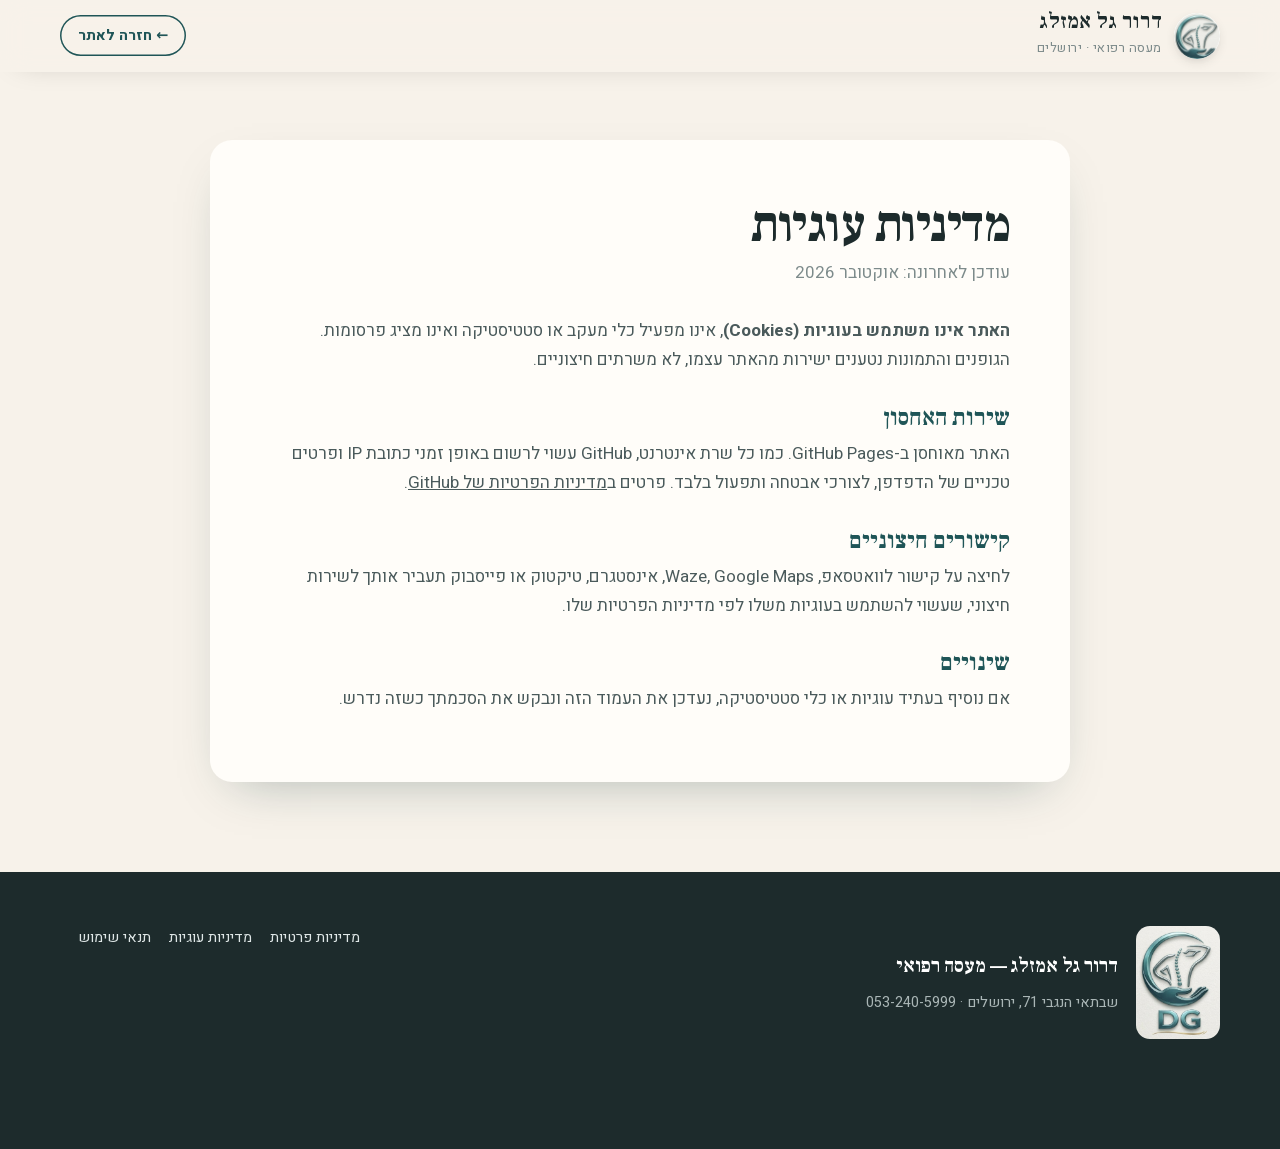
<file: cookies.html>
<!doctype html>
<html lang="he" dir="rtl"><head><meta charset="utf-8"><meta name="viewport" content="width=device-width,initial-scale=1">
<title>מדיניות עוגיות | דרור גל אמזלג — מעסה רפואי</title><meta name="robots" content="index,follow">
<link rel="icon" href="img/favicon.png"><link rel="stylesheet" href="css/fonts.css"><link rel="stylesheet" href="css/style.css"></head>
<body><header class="nav scrolled"><div class="wrap"><a class="brand" href="index.html"><img src="img/favicon.png" alt="" width="46" height="46"><div><b>דרור גל אמזלג</b><span>מעסה רפואי · ירושלים</span></div></a>
<a class="btn btn-ghost" href="index.html" style="padding:10px 18px;font-size:14.5px">← חזרה לאתר</a></div></header>
<main class="legal"><div class="wrap"><article><h1>מדיניות עוגיות</h1><p class="upd">עודכן לאחרונה: אוקטובר 2026</p>

<p><b>האתר אינו משתמש בעוגיות (Cookies)</b>, אינו מפעיל כלי מעקב או סטטיסטיקה ואינו מציג פרסומות. הגופנים והתמונות נטענים ישירות מהאתר עצמו, לא משרתים חיצוניים.</p>
<h2>שירות האחסון</h2>
<p>האתר מאוחסן ב-GitHub Pages. כמו כל שרת אינטרנט, GitHub עשוי לרשום באופן זמני כתובת IP ופרטים טכניים של הדפדפן, לצורכי אבטחה ותפעול בלבד. פרטים ב<a href="https://docs.github.com/en/site-policy/privacy-policies/github-general-privacy-statement" target="_blank" rel="noopener">מדיניות הפרטיות של GitHub</a>.</p>
<h2>קישורים חיצוניים</h2>
<p>לחיצה על קישור לוואטסאפ, Waze, Google Maps, אינסטגרם, טיקטוק או פייסבוק תעביר אותך לשירות חיצוני, שעשוי להשתמש בעוגיות משלו לפי מדיניות הפרטיות שלו.</p>
<h2>שינויים</h2>
<p>אם נוסיף בעתיד עוגיות או כלי סטטיסטיקה, נעדכן את העמוד הזה ונבקש את הסכמתך כשזה נדרש.</p>
</article></div></main>
<footer><div class="wrap"><div style="display:flex;gap:18px;align-items:center"><img src="img/logo-full.jpg" alt="לוגו DG — דרור גל מעסה רפואי" width="84" height="113" style="border-radius:14px;flex:none"><div><b style="color:#fff;font-family:var(--serif);font-size:20px">דרור גל אמזלג — מעסה רפואי</b><p style="margin-top:8px">שבתאי הנגבי 71, ירושלים · 053-240-5999</p></div></div>
<div><a href="privacy.html">מדיניות פרטיות</a><a href="cookies.html">מדיניות עוגיות</a><a href="terms.html">תנאי שימוש</a></div></div></footer></body></html>
</file>
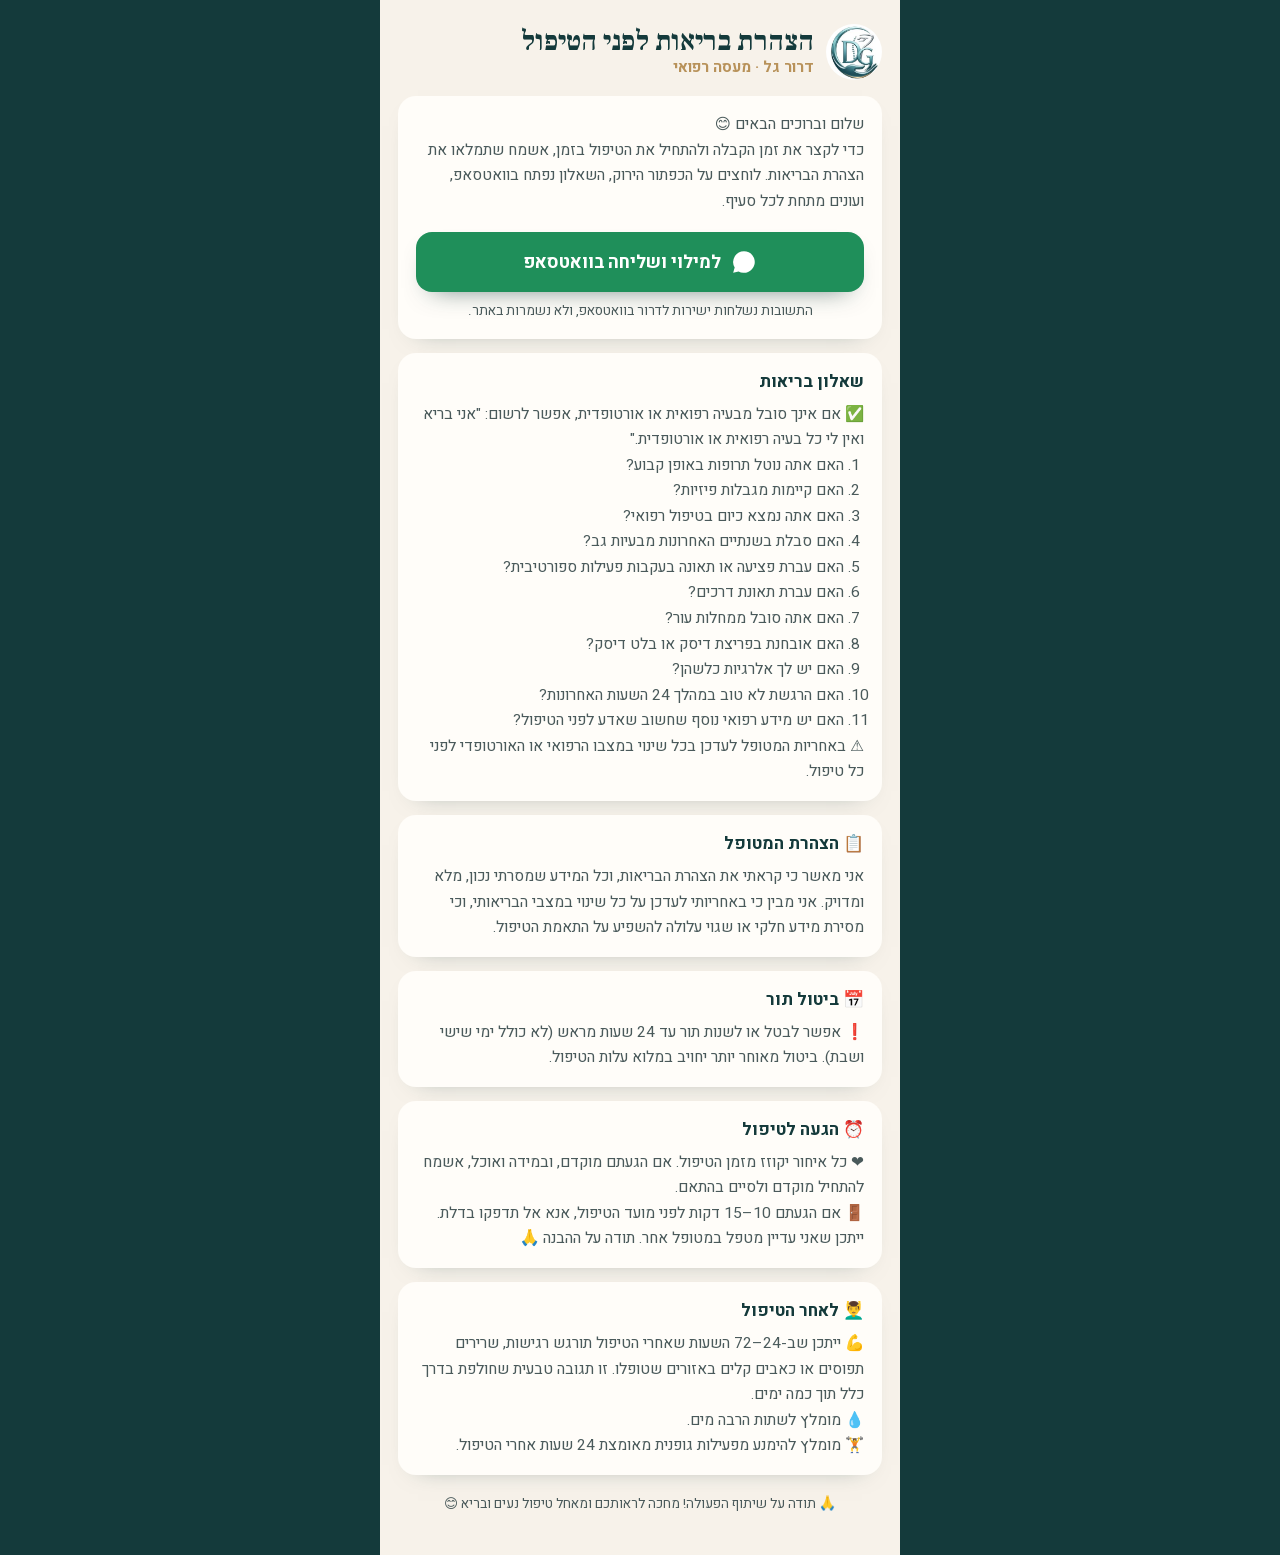
<file: health.html>
<!doctype html>
<html lang="he" dir="rtl"><head>
<meta charset="utf-8">
<meta name="viewport" content="width=device-width,initial-scale=1,viewport-fit=cover">
<title>הצהרת בריאות · דרור גל מעסה רפואי</title>
<meta name="robots" content="noindex">
<meta name="theme-color" content="#143a3b">
<link rel="icon" href="img/card-icon-192.png">
<link rel="stylesheet" href="css/fonts.css">
<style>
:root{--sand:#f7f2ea;--sand2:#efe6d8;--cream:#fffdf9;--ink:#1d2b2c;--ink2:#4a5a5b;--teal:#1f5557;--teald:#143a3b;--gold:#b8925a;--goldl:#d9bd8c}
*{box-sizing:border-box;margin:0;padding:0}
body{font-family:Heebo,system-ui,Arial,sans-serif;background:var(--teald);color:var(--ink);display:flex;justify-content:center;-webkit-font-smoothing:antialiased}
main{width:100%;max-width:520px;background:var(--sand);min-height:100vh;padding:24px 18px 40px}
.head{display:flex;align-items:center;gap:12px;margin-bottom:16px}
.head img{width:56px;height:56px;border-radius:50%;background:#fff;object-fit:cover}
h1{font-family:'Frank Ruhl Libre',serif;font-size:28px;color:var(--teald);line-height:1.1}
.sub{color:var(--gold);font-weight:700;font-size:15px}
.card{background:var(--cream);border-radius:18px;padding:16px 18px;margin-top:14px;box-shadow:0 10px 24px -20px rgba(20,58,59,.5)}
.card h2{font-size:17px;color:var(--teald);margin-bottom:8px}
p,li{font-size:15.5px;line-height:1.65;color:var(--ink2)}
ol{padding-inline-start:20px}
.btn{display:flex;align-items:center;justify-content:center;gap:10px;height:60px;border-radius:16px;text-decoration:none;font-weight:800;font-size:18px;color:#fff;background:#1f8f5a;margin-top:18px;box-shadow:0 12px 26px -16px rgba(20,58,59,.7)}
.btn svg{width:26px;height:26px;fill:#fff}
.note{font-size:13.5px;color:var(--ink2);text-align:center;margin-top:8px}
</style></head><body><main>
<div class="head"><img src="img/logo-dg.jpg" alt=""><div><h1>הצהרת בריאות לפני הטיפול</h1><div class="sub">דרור גל · מעסה רפואי</div></div></div>

<div class="card"><p>שלום וברוכים הבאים 😊<br>כדי לקצר את זמן הקבלה ולהתחיל את הטיפול בזמן, אשמח שתמלאו את הצהרת הבריאות. לוחצים על הכפתור הירוק, השאלון נפתח בוואטסאפ, ועונים מתחת לכל סעיף.</p>
<a class="btn" id="wa" href="#"><svg viewBox="0 0 24 24"><path d="M12 2a10 10 0 0 0-8.6 15.1L2 22l5-1.3A10 10 0 1 0 12 2zm4.5 12.1c-.2-.1-1.5-.7-1.7-.8s-.4-.1-.6.1-.7.8-.8 1-.3.2-.5.1a6.7 6.7 0 0 1-3.3-2.9c-.3-.4.2-.4.7-1.3a.5.5 0 0 0 0-.4l-.8-1.8c-.2-.5-.4-.4-.6-.4h-.5a1 1 0 0 0-.7.3 3 3 0 0 0-.9 2.2 5.2 5.2 0 0 0 1.1 2.7 11.8 11.8 0 0 0 4.5 4c1.7.7 2.3.8 3.2.6a2.7 2.7 0 0 0 1.8-1.2 2.2 2.2 0 0 0 .1-1.2c0-.1-.2-.2-.4-.3z"/></svg>למילוי ושליחה בוואטסאפ</a>
<p class="note">התשובות נשלחות ישירות לדרור בוואטסאפ, ולא נשמרות באתר.</p></div>

<div class="card"><h2>שאלון בריאות</h2>
<p>✅ אם אינך סובל מבעיה רפואית או אורטופדית, אפשר לרשום: "אני בריא ואין לי כל בעיה רפואית או אורטופדית."</p>
<ol>
<li>האם אתה נוטל תרופות באופן קבוע?</li>
<li>האם קיימות מגבלות פיזיות?</li>
<li>האם אתה נמצא כיום בטיפול רפואי?</li>
<li>האם סבלת בשנתיים האחרונות מבעיות גב?</li>
<li>האם עברת פציעה או תאונה בעקבות פעילות ספורטיבית?</li>
<li>האם עברת תאונת דרכים?</li>
<li>האם אתה סובל ממחלות עור?</li>
<li>האם אובחנת בפריצת דיסק או בלט דיסק?</li>
<li>האם יש לך אלרגיות כלשהן?</li>
<li>האם הרגשת לא טוב במהלך 24 השעות האחרונות?</li>
<li>האם יש מידע רפואי נוסף שחשוב שאדע לפני הטיפול?</li>
</ol>
<p>⚠️ באחריות המטופל לעדכן בכל שינוי במצבו הרפואי או האורטופדי לפני כל טיפול.</p></div>

<div class="card"><h2>📋 הצהרת המטופל</h2><p>אני מאשר כי קראתי את הצהרת הבריאות, וכל המידע שמסרתי נכון, מלא ומדויק. אני מבין כי באחריותי לעדכן על כל שינוי במצבי הבריאותי, וכי מסירת מידע חלקי או שגוי עלולה להשפיע על התאמת הטיפול.</p></div>

<div class="card"><h2>📅 ביטול תור</h2><p>❗ אפשר לבטל או לשנות תור עד 24 שעות מראש (לא כולל ימי שישי ושבת). ביטול מאוחר יותר יחויב במלוא עלות הטיפול.</p></div>

<div class="card"><h2>⏰ הגעה לטיפול</h2><p>❤️ כל איחור יקוזז מזמן הטיפול. אם הגעתם מוקדם, ובמידה ואוכל, אשמח להתחיל מוקדם ולסיים בהתאם.<br>🚪 אם הגעתם 10–15 דקות לפני מועד הטיפול, אנא אל תדפקו בדלת. ייתכן שאני עדיין מטפל במטופל אחר. תודה על ההבנה 🙏</p></div>

<div class="card"><h2>💆‍♂️ לאחר הטיפול</h2><p>💪 ייתכן שב-24–72 השעות שאחרי הטיפול תורגש רגישות, שרירים תפוסים או כאבים קלים באזורים שטופלו. זו תגובה טבעית שחולפת בדרך כלל תוך כמה ימים.<br>💧 מומלץ לשתות הרבה מים.<br>🏋️ מומלץ להימנע מפעילות גופנית מאומצת 24 שעות אחרי הטיפול.</p></div>

<p class="note" style="margin-top:18px">🙏 תודה על שיתוף הפעולה! מחכה לראותכם ומאחל טיפול נעים ובריא 😊</p>
</main>
<script>
(function(){
 var t=["📝 הצהרת בריאות לפני הטיפול","","👤 שם מלא:","▪️ מספר תעודת זהות:","",
 "1️⃣ נוטל תרופות באופן קבוע? (כן/לא)","2️⃣ מגבלות פיזיות? (כן/לא)","3️⃣ בטיפול רפואי כיום? (כן/לא)",
 "4️⃣ בעיות גב בשנתיים האחרונות? (כן/לא)","5️⃣ פציעה או תאונה בספורט? (כן/לא)","6️⃣ תאונת דרכים? (כן/לא)",
 "7️⃣ מחלות עור? (כן/לא)","8️⃣ פריצת דיסק או בלט דיסק? (כן/לא)","9️⃣ אלרגיות? (כן/לא)",
 "🔟 הרגשת לא טוב ב-24 השעות האחרונות? (כן/לא)","1️⃣1️⃣ מידע רפואי נוסף שחשוב לדעת:","",
 "✅ אני מאשר שכל המידע שמסרתי נכון, מלא ומדויק, ושבאחריותי לעדכן על כל שינוי."].join("\n");
 document.getElementById("wa").href="https://wa.me/972532405999?text="+encodeURIComponent(t);
})();
</script>
</body></html>
</file>
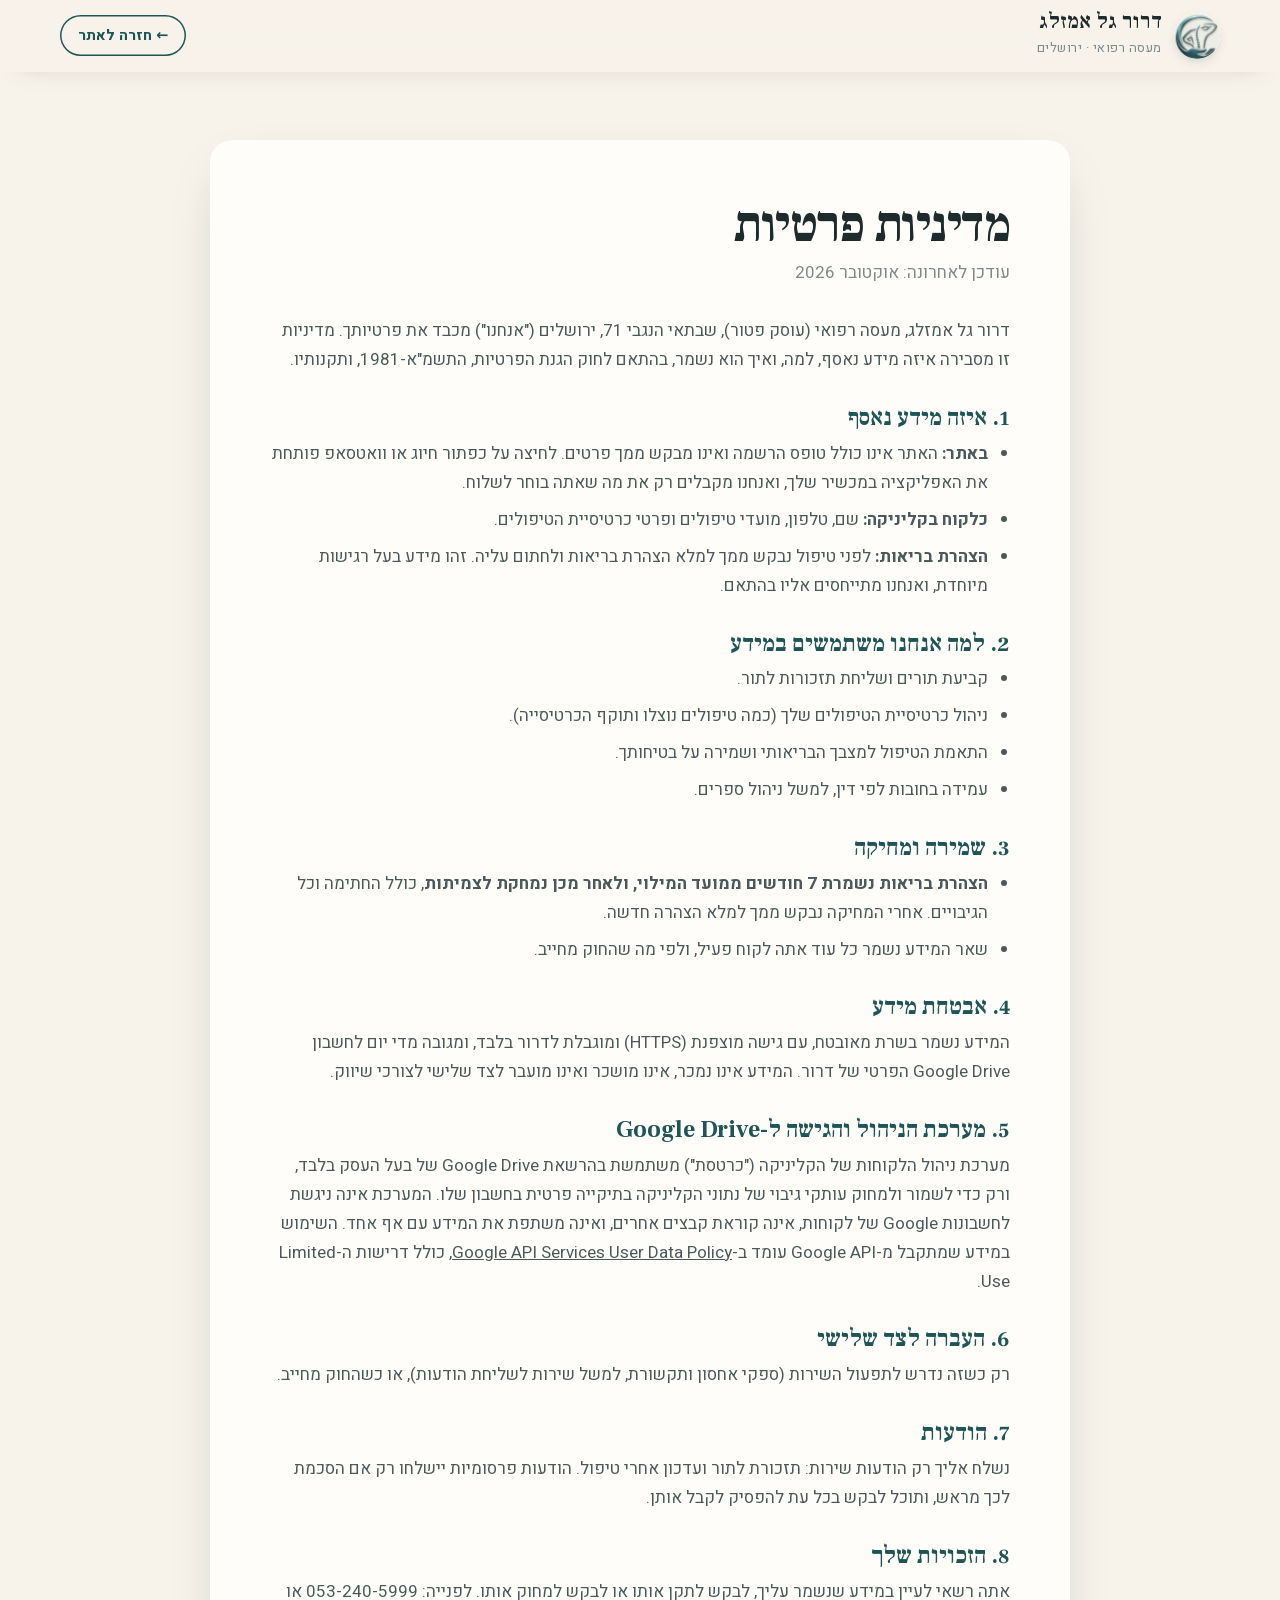
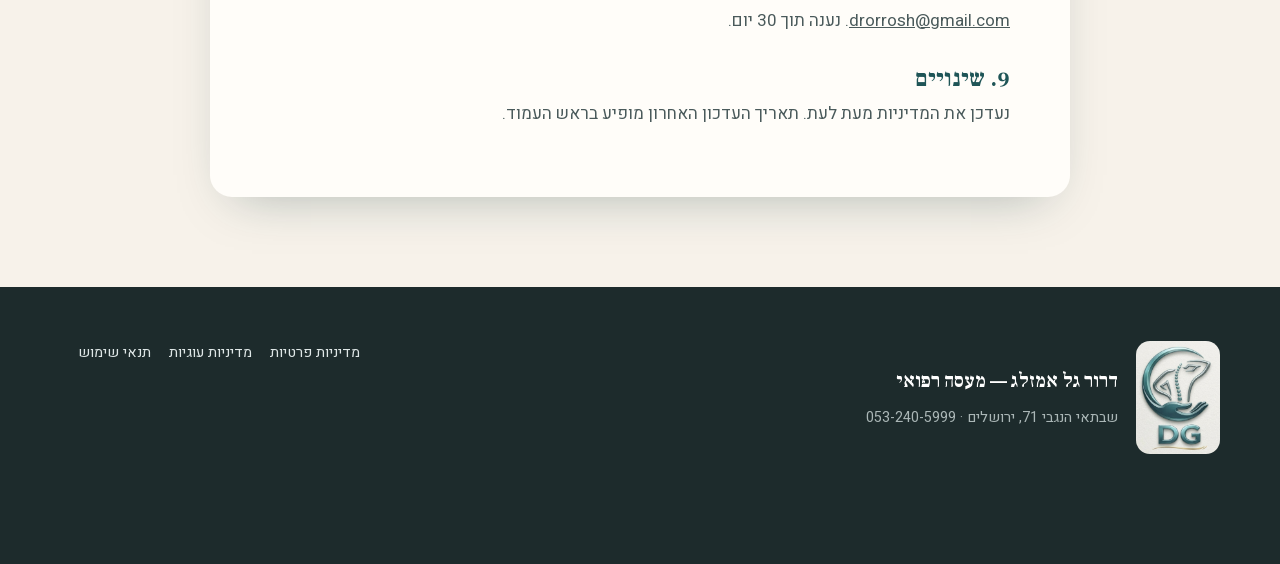
<file: privacy.html>
<!doctype html>
<html lang="he" dir="rtl"><head><meta charset="utf-8"><meta name="viewport" content="width=device-width,initial-scale=1">
<title>מדיניות פרטיות | דרור גל אמזלג — מעסה רפואי</title><meta name="robots" content="index,follow">
<link rel="icon" href="img/favicon.png"><link rel="stylesheet" href="css/fonts.css"><link rel="stylesheet" href="css/style.css"></head>
<body><header class="nav scrolled"><div class="wrap"><a class="brand" href="index.html"><img src="img/favicon.png" alt="" width="46" height="46"><div><b>דרור גל אמזלג</b><span>מעסה רפואי · ירושלים</span></div></a>
<a class="btn btn-ghost" href="index.html" style="padding:10px 18px;font-size:14.5px">← חזרה לאתר</a></div></header>
<main class="legal"><div class="wrap"><article><h1>מדיניות פרטיות</h1><p class="upd">עודכן לאחרונה: אוקטובר 2026</p>

<p>דרור גל אמזלג, מעסה רפואי (עוסק פטור), שבתאי הנגבי 71, ירושלים ("אנחנו") מכבד את פרטיותך. מדיניות זו מסבירה איזה מידע נאסף, למה, ואיך הוא נשמר, בהתאם לחוק הגנת הפרטיות, התשמ"א-1981, ותקנותיו.</p>
<h2>1. איזה מידע נאסף</h2>
<ul><li><b>באתר:</b> האתר אינו כולל טופס הרשמה ואינו מבקש ממך פרטים. לחיצה על כפתור חיוג או וואטסאפ פותחת את האפליקציה במכשיר שלך, ואנחנו מקבלים רק את מה שאתה בוחר לשלוח.</li>
<li><b>כלקוח בקליניקה:</b> שם, טלפון, מועדי טיפולים ופרטי כרטיסיית הטיפולים.</li>
<li><b>הצהרת בריאות:</b> לפני טיפול נבקש ממך למלא הצהרת בריאות ולחתום עליה. זהו מידע בעל רגישות מיוחדת, ואנחנו מתייחסים אליו בהתאם.</li></ul>
<h2>2. למה אנחנו משתמשים במידע</h2>
<ul><li>קביעת תורים ושליחת תזכורות לתור.</li><li>ניהול כרטיסיית הטיפולים שלך (כמה טיפולים נוצלו ותוקף הכרטיסייה).</li><li>התאמת הטיפול למצבך הבריאותי ושמירה על בטיחותך.</li><li>עמידה בחובות לפי דין, למשל ניהול ספרים.</li></ul>
<h2>3. שמירה ומחיקה</h2>
<ul><li><b>הצהרת בריאות נשמרת 7 חודשים ממועד המילוי, ולאחר מכן נמחקת לצמיתות</b>, כולל החתימה וכל הגיבויים. אחרי המחיקה נבקש ממך למלא הצהרה חדשה.</li>
<li>שאר המידע נשמר כל עוד אתה לקוח פעיל, ולפי מה שהחוק מחייב.</li></ul>
<h2>4. אבטחת מידע</h2>
<p>המידע נשמר בשרת מאובטח, עם גישה מוצפנת (HTTPS) ומוגבלת לדרור בלבד, ומגובה מדי יום לחשבון Google Drive הפרטי של דרור. המידע אינו נמכר, אינו מושכר ואינו מועבר לצד שלישי לצורכי שיווק.</p>
<h2>5. מערכת הניהול והגישה ל-Google Drive</h2>
<p>מערכת ניהול הלקוחות של הקליניקה ("כרטסת") משתמשת בהרשאת Google Drive של בעל העסק בלבד, ורק כדי לשמור ולמחוק עותקי גיבוי של נתוני הקליניקה בתיקייה פרטית בחשבון שלו. המערכת אינה ניגשת לחשבונות Google של לקוחות, אינה קוראת קבצים אחרים, ואינה משתפת את המידע עם אף אחד. השימוש במידע שמתקבל מ-Google API עומד ב-<a href="https://developers.google.com/terms/api-services-user-data-policy" target="_blank" rel="noopener">Google API Services User Data Policy</a>, כולל דרישות ה-Limited Use.</p>
<h2>6. העברה לצד שלישי</h2>
<p>רק כשזה נדרש לתפעול השירות (ספקי אחסון ותקשורת, למשל שירות לשליחת הודעות), או כשהחוק מחייב.</p>
<h2>7. הודעות</h2>
<p>נשלח אליך רק הודעות שירות: תזכורת לתור ועדכון אחרי טיפול. הודעות פרסומיות יישלחו רק אם הסכמת לכך מראש, ותוכל לבקש בכל עת להפסיק לקבל אותן.</p>
<h2>8. הזכויות שלך</h2>
<p>אתה רשאי לעיין במידע שנשמר עליך, לבקש לתקן אותו או לבקש למחוק אותו. לפנייה: 053-240-5999 או <a href="mailto:drorrosh@gmail.com">drorrosh@gmail.com</a>. נענה תוך 30 יום.</p>
<h2>9. שינויים</h2>
<p>נעדכן את המדיניות מעת לעת. תאריך העדכון האחרון מופיע בראש העמוד.</p>
</article></div></main>
<footer><div class="wrap"><div style="display:flex;gap:18px;align-items:center"><img src="img/logo-full.jpg" alt="לוגו DG — דרור גל מעסה רפואי" width="84" height="113" style="border-radius:14px;flex:none"><div><b style="color:#fff;font-family:var(--serif);font-size:20px">דרור גל אמזלג — מעסה רפואי</b><p style="margin-top:8px">שבתאי הנגבי 71, ירושלים · 053-240-5999</p></div></div>
<div><a href="privacy.html">מדיניות פרטיות</a><a href="cookies.html">מדיניות עוגיות</a><a href="terms.html">תנאי שימוש</a></div></div></footer></body></html>
</file>
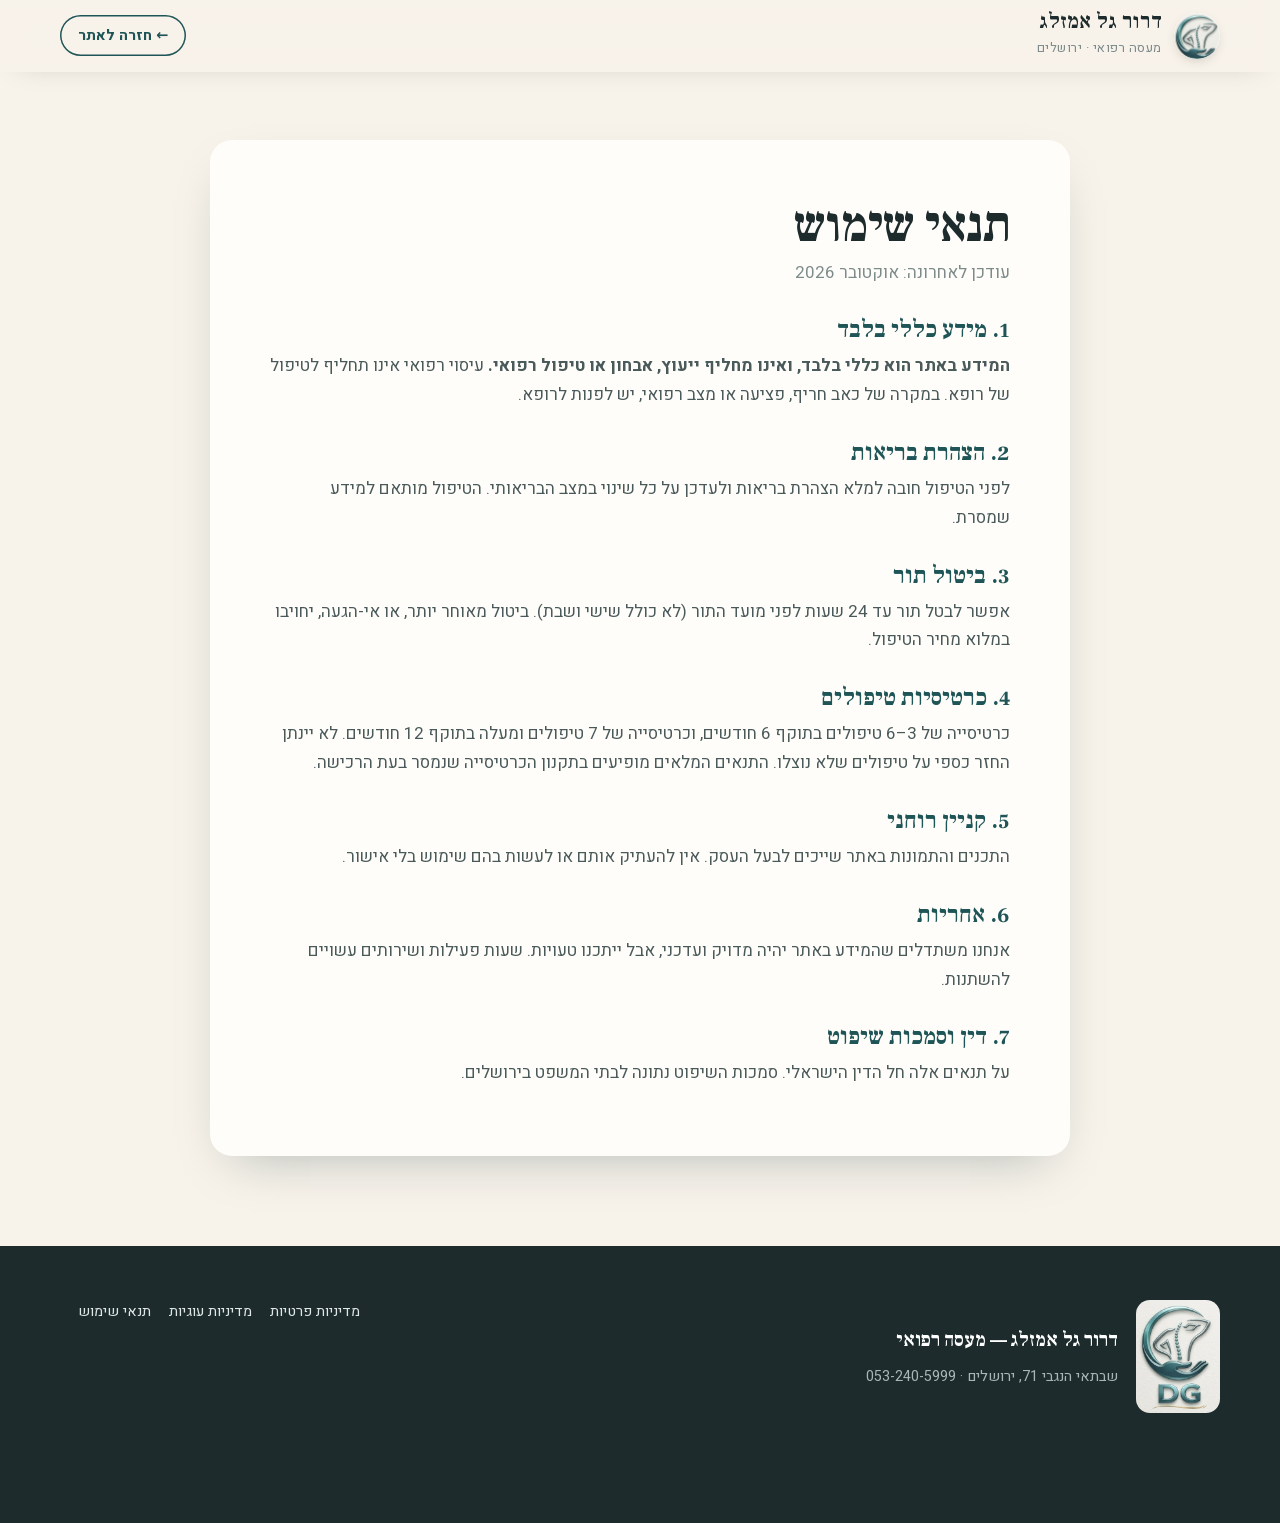
<file: terms.html>
<!doctype html>
<html lang="he" dir="rtl"><head><meta charset="utf-8"><meta name="viewport" content="width=device-width,initial-scale=1">
<title>תנאי שימוש | דרור גל אמזלג — מעסה רפואי</title><meta name="robots" content="index,follow">
<link rel="icon" href="img/favicon.png"><link rel="stylesheet" href="css/fonts.css"><link rel="stylesheet" href="css/style.css"></head>
<body><header class="nav scrolled"><div class="wrap"><a class="brand" href="index.html"><img src="img/favicon.png" alt="" width="46" height="46"><div><b>דרור גל אמזלג</b><span>מעסה רפואי · ירושלים</span></div></a>
<a class="btn btn-ghost" href="index.html" style="padding:10px 18px;font-size:14.5px">← חזרה לאתר</a></div></header>
<main class="legal"><div class="wrap"><article><h1>תנאי שימוש</h1><p class="upd">עודכן לאחרונה: אוקטובר 2026</p>

<h2>1. מידע כללי בלבד</h2>
<p><b>המידע באתר הוא כללי בלבד, ואינו מחליף ייעוץ, אבחון או טיפול רפואי.</b> עיסוי רפואי אינו תחליף לטיפול של רופא. במקרה של כאב חריף, פציעה או מצב רפואי, יש לפנות לרופא.</p>
<h2>2. הצהרת בריאות</h2>
<p>לפני הטיפול חובה למלא הצהרת בריאות ולעדכן על כל שינוי במצב הבריאותי. הטיפול מותאם למידע שמסרת.</p>
<h2>3. ביטול תור</h2>
<p>אפשר לבטל תור עד 24 שעות לפני מועד התור (לא כולל שישי ושבת). ביטול מאוחר יותר, או אי-הגעה, יחויבו במלוא מחיר הטיפול.</p>
<h2>4. כרטיסיות טיפולים</h2>
<p>כרטיסייה של 3–6 טיפולים בתוקף 6 חודשים, וכרטיסייה של 7 טיפולים ומעלה בתוקף 12 חודשים. לא יינתן החזר כספי על טיפולים שלא נוצלו. התנאים המלאים מופיעים בתקנון הכרטיסייה שנמסר בעת הרכישה.</p>
<h2>5. קניין רוחני</h2>
<p>התכנים והתמונות באתר שייכים לבעל העסק. אין להעתיק אותם או לעשות בהם שימוש בלי אישור.</p>
<h2>6. אחריות</h2>
<p>אנחנו משתדלים שהמידע באתר יהיה מדויק ועדכני, אבל ייתכנו טעויות. שעות פעילות ושירותים עשויים להשתנות.</p>
<h2>7. דין וסמכות שיפוט</h2>
<p>על תנאים אלה חל הדין הישראלי. סמכות השיפוט נתונה לבתי המשפט בירושלים.</p>
</article></div></main>
<footer><div class="wrap"><div style="display:flex;gap:18px;align-items:center"><img src="img/logo-full.jpg" alt="לוגו DG — דרור גל מעסה רפואי" width="84" height="113" style="border-radius:14px;flex:none"><div><b style="color:#fff;font-family:var(--serif);font-size:20px">דרור גל אמזלג — מעסה רפואי</b><p style="margin-top:8px">שבתאי הנגבי 71, ירושלים · 053-240-5999</p></div></div>
<div><a href="privacy.html">מדיניות פרטיות</a><a href="cookies.html">מדיניות עוגיות</a><a href="terms.html">תנאי שימוש</a></div></div></footer></body></html>
</file>
<file: css/fonts.css>
@font-face{font-family:'Frank Ruhl Libre';font-style:normal;font-weight:500;font-display:swap;src:url(../fonts/FrankRuhlLibre-500-hebrew.woff2) format('woff2');unicode-range:U+0307-0308, U+0590-05FF, U+200C-2010, U+20AA, U+25CC, U+FB1D-FB4F;}
@font-face{font-family:'Frank Ruhl Libre';font-style:normal;font-weight:500;font-display:swap;src:url(../fonts/FrankRuhlLibre-500-latin.woff2) format('woff2');unicode-range:U+0000-00FF, U+0131, U+0152-0153, U+02BB-02BC, U+02C6, U+02DA, U+02DC, U+0304, U+0308, U+0329, U+2000-206F, U+20AC, U+2122, U+2191, U+2193, U+2212, U+2215, U+FEFF, U+FFFD;}
@font-face{font-family:'Frank Ruhl Libre';font-style:normal;font-weight:700;font-display:swap;src:url(../fonts/FrankRuhlLibre-700-hebrew.woff2) format('woff2');unicode-range:U+0307-0308, U+0590-05FF, U+200C-2010, U+20AA, U+25CC, U+FB1D-FB4F;}
@font-face{font-family:'Frank Ruhl Libre';font-style:normal;font-weight:700;font-display:swap;src:url(../fonts/FrankRuhlLibre-700-latin.woff2) format('woff2');unicode-range:U+0000-00FF, U+0131, U+0152-0153, U+02BB-02BC, U+02C6, U+02DA, U+02DC, U+0304, U+0308, U+0329, U+2000-206F, U+20AC, U+2122, U+2191, U+2193, U+2212, U+2215, U+FEFF, U+FFFD;}
@font-face{font-family:'Heebo';font-style:normal;font-weight:300;font-display:swap;src:url(../fonts/Heebo-300-hebrew.woff2) format('woff2');unicode-range:U+0307-0308, U+0590-05FF, U+200C-2010, U+20AA, U+25CC, U+FB1D-FB4F;}
@font-face{font-family:'Heebo';font-style:normal;font-weight:300;font-display:swap;src:url(../fonts/Heebo-300-latin.woff2) format('woff2');unicode-range:U+0000-00FF, U+0131, U+0152-0153, U+02BB-02BC, U+02C6, U+02DA, U+02DC, U+0304, U+0308, U+0329, U+2000-206F, U+20AC, U+2122, U+2191, U+2193, U+2212, U+2215, U+FEFF, U+FFFD;}
@font-face{font-family:'Heebo';font-style:normal;font-weight:400;font-display:swap;src:url(../fonts/Heebo-400-hebrew.woff2) format('woff2');unicode-range:U+0307-0308, U+0590-05FF, U+200C-2010, U+20AA, U+25CC, U+FB1D-FB4F;}
@font-face{font-family:'Heebo';font-style:normal;font-weight:400;font-display:swap;src:url(../fonts/Heebo-400-latin.woff2) format('woff2');unicode-range:U+0000-00FF, U+0131, U+0152-0153, U+02BB-02BC, U+02C6, U+02DA, U+02DC, U+0304, U+0308, U+0329, U+2000-206F, U+20AC, U+2122, U+2191, U+2193, U+2212, U+2215, U+FEFF, U+FFFD;}
@font-face{font-family:'Heebo';font-style:normal;font-weight:500;font-display:swap;src:url(../fonts/Heebo-500-hebrew.woff2) format('woff2');unicode-range:U+0307-0308, U+0590-05FF, U+200C-2010, U+20AA, U+25CC, U+FB1D-FB4F;}
@font-face{font-family:'Heebo';font-style:normal;font-weight:500;font-display:swap;src:url(../fonts/Heebo-500-latin.woff2) format('woff2');unicode-range:U+0000-00FF, U+0131, U+0152-0153, U+02BB-02BC, U+02C6, U+02DA, U+02DC, U+0304, U+0308, U+0329, U+2000-206F, U+20AC, U+2122, U+2191, U+2193, U+2212, U+2215, U+FEFF, U+FFFD;}
@font-face{font-family:'Heebo';font-style:normal;font-weight:700;font-display:swap;src:url(../fonts/Heebo-700-hebrew.woff2) format('woff2');unicode-range:U+0307-0308, U+0590-05FF, U+200C-2010, U+20AA, U+25CC, U+FB1D-FB4F;}
@font-face{font-family:'Heebo';font-style:normal;font-weight:700;font-display:swap;src:url(../fonts/Heebo-700-latin.woff2) format('woff2');unicode-range:U+0000-00FF, U+0131, U+0152-0153, U+02BB-02BC, U+02C6, U+02DA, U+02DC, U+0304, U+0308, U+0329, U+2000-206F, U+20AC, U+2122, U+2191, U+2193, U+2212, U+2215, U+FEFF, U+FFFD;}
</file>
<file: css/style.css>
:root{
  --sand:#f7f2ea; --sand-2:#efe6d8; --cream:#fffdf9;
  --ink:#1d2b2c; --ink-2:#4a5a5b; --muted:#7d8b8b;
  --teal:#1f5557; --teal-d:#143a3b; --teal-l:#2f7a7c;
  --gold:#b8925a; --gold-l:#d9bd8c;
  --radius:22px; --shadow:0 20px 50px -24px rgba(20,58,59,.35);
  --serif:'Frank Ruhl Libre',Georgia,serif; --sans:'Heebo',system-ui,-apple-system,'Segoe UI',Arial,sans-serif;
}
*{box-sizing:border-box;margin:0;padding:0}
html{scroll-behavior:smooth;scroll-padding-top:84px}
body{font-family:var(--sans);color:var(--ink);background:var(--sand);line-height:1.7;font-size:17px;-webkit-font-smoothing:antialiased;overflow-x:hidden}
img{max-width:100%;display:block}
a{color:inherit}
.wrap{width:min(1160px,100% - 40px);margin-inline:auto}
:focus-visible{outline:3px solid var(--gold);outline-offset:3px;border-radius:6px}
.skip{position:absolute;inset-inline-start:-999px;top:8px;background:var(--teal);color:#fff;padding:8px 14px;border-radius:8px;z-index:100}
.skip:focus{inset-inline-start:12px}

/* ---------- header ---------- */
.nav{position:fixed;inset:0 0 auto;z-index:50;transition:background .35s,box-shadow .35s,padding .35s;padding:18px 0}
.nav.scrolled{background:rgba(247,242,234,.88);backdrop-filter:blur(14px);-webkit-backdrop-filter:blur(14px);box-shadow:0 8px 30px -20px rgba(0,0,0,.25);padding:10px 0}
.nav .wrap{display:flex;align-items:center;justify-content:space-between;gap:16px}
.brand{display:flex;align-items:center;gap:12px;text-decoration:none}
.brand img{width:46px;height:46px;border-radius:50%;object-fit:cover;background:#fff;box-shadow:0 4px 14px -6px rgba(0,0,0,.3)}
.brand b{font-family:var(--serif);font-size:21px;font-weight:700;display:block;line-height:1.1}
.brand span{font-size:13px;color:var(--muted);letter-spacing:.04em}
.links{display:flex;gap:28px;list-style:none}
.links a{text-decoration:none;font-weight:500;font-size:15.5px;color:var(--ink-2);position:relative;padding:4px 0}
.links a::after{content:"";position:absolute;inset-inline:0;bottom:-2px;height:2px;background:var(--gold);transform:scaleX(0);transition:transform .3s}
.links a:hover::after{transform:scaleX(1)}
.btn{display:inline-flex;align-items:center;gap:10px;border:0;cursor:pointer;text-decoration:none;font:600 16px var(--sans);border-radius:999px;padding:14px 26px;transition:transform .25s,box-shadow .25s,background .25s}
.btn:hover{transform:translateY(-2px)}
.btn-wa{background:#25d366;color:#fff;box-shadow:0 14px 30px -14px rgba(37,211,102,.8)}
.btn-wa:hover{background:#1fbd5a}
.btn-ghost{background:transparent;color:var(--teal);box-shadow:inset 0 0 0 1.5px var(--teal)}
.btn-ghost:hover{background:var(--teal);color:#fff}
.btn svg{width:20px;height:20px;flex:none}
.nav .btn{padding:10px 18px;font-size:14.5px}
.burger{display:none;background:none;border:0;width:44px;height:44px;cursor:pointer}
.burger span{display:block;width:24px;height:2px;background:var(--ink);margin:5px auto;transition:.3s}

/* ---------- hero ---------- */
.hero{position:relative;min-height:100svh;display:flex;align-items:center;padding:120px 0 70px;overflow:hidden;
  background:radial-gradient(1200px 600px at 85% 15%,#fff 0,transparent 60%),linear-gradient(180deg,var(--sand) 0,var(--sand-2) 100%)}
.blob{position:absolute;border-radius:50%;filter:blur(60px);opacity:.55;pointer-events:none;animation:float 14s ease-in-out infinite}
.blob.a{width:420px;height:420px;background:#cfe3df;top:-80px;inset-inline-start:-120px}
.blob.b{width:360px;height:360px;background:#f0dcc0;bottom:-120px;inset-inline-end:30%;animation-delay:-5s}
@keyframes float{50%{transform:translate(30px,-25px) scale(1.06)}}
.hero .wrap{position:relative;display:grid;grid-template-columns:1.1fr .9fr;gap:60px;align-items:center}
.eyebrow{display:inline-flex;align-items:center;gap:10px;font-size:14px;font-weight:500;letter-spacing:.08em;color:var(--teal);background:rgba(31,85,87,.08);padding:7px 16px;border-radius:999px}
.eyebrow i{width:7px;height:7px;border-radius:50%;background:var(--gold);box-shadow:0 0 0 4px rgba(184,146,90,.2)}
h1{font-family:var(--serif);font-weight:700;font-size:clamp(40px,6.2vw,76px);line-height:1.05;margin:22px 0 22px;letter-spacing:-.01em}
h1 em{font-style:normal;background:linear-gradient(100deg,var(--teal) 0,var(--teal-l) 45%,var(--gold) 100%);-webkit-background-clip:text;background-clip:text;color:transparent}
.lead{font-size:clamp(17px,1.6vw,20px);color:var(--ink-2);max-width:34em}
.cta{display:flex;flex-wrap:wrap;gap:14px;margin-top:34px}
.trust{display:flex;flex-wrap:wrap;gap:26px;margin-top:40px;color:var(--ink-2);font-size:15px}
.trust div{display:flex;align-items:center;gap:10px}
.trust b{font-family:var(--serif);font-size:30px;color:var(--teal);line-height:1}
.stars{color:var(--gold);letter-spacing:2px}
.portrait{position:relative;justify-self:center;width:min(440px,100%)}
.arch{position:relative;aspect-ratio:4/5;border-radius:240px 240px 26px 26px;overflow:hidden;box-shadow:var(--shadow);background:#e9e6e1}
.arch img{width:100%;height:100%;object-fit:cover;object-position:50% 18%;transform:scale(1.04);transition:transform 1.4s cubic-bezier(.2,.7,.2,1)}
.portrait::before{content:"";position:absolute;inset:-16px -16px 18px 18px;border:1.5px solid var(--gold-l);border-radius:256px 256px 32px 32px;z-index:-1}
.badge{position:absolute;bottom:34px;inset-inline-start:-34px;background:var(--cream);border-radius:18px;padding:14px 18px;box-shadow:var(--shadow);display:flex;gap:12px;align-items:center;font-size:14px;line-height:1.35}
.badge b{font-family:var(--serif);font-size:28px;color:var(--gold)}
.scroll-hint{position:absolute;bottom:22px;left:50%;transform:translateX(-50%);width:26px;height:42px;border:1.5px solid var(--muted);border-radius:14px;opacity:.6}
.scroll-hint::after{content:"";position:absolute;top:8px;left:50%;width:4px;height:8px;margin-left:-2px;background:var(--muted);border-radius:2px;animation:wheel 1.8s infinite}
@keyframes wheel{to{transform:translateY(14px);opacity:0}}

/* ---------- marquee ---------- */
.marquee{background:var(--teal-d);color:var(--gold-l);overflow:hidden;padding:18px 0;font-family:var(--serif);font-size:22px}
.marquee div{display:flex;gap:48px;width:max-content;animation:marq 38s linear infinite}
.marquee span{white-space:nowrap;display:flex;align-items:center;gap:48px}
.marquee span::after{content:"✦";font-size:14px;color:var(--gold)}
@keyframes marq{to{transform:translateX(50%)}}

/* ---------- sections ---------- */
section{padding:110px 0}
.kicker{color:var(--gold);font-weight:600;letter-spacing:.14em;font-size:14px;text-transform:uppercase}
h2{font-family:var(--serif);font-size:clamp(32px,4.2vw,52px);line-height:1.12;margin:10px 0 16px}
.sub{color:var(--ink-2);max-width:40em;font-size:18px}
.head{margin-bottom:54px}
.center{text-align:center}.center .sub{margin-inline:auto}

/* pain map */
.pain{background:var(--cream)}
.map{display:grid;grid-template-columns:.8fr 1.2fr;gap:56px;align-items:center}
.body-svg{width:min(250px,70%);margin-inline:auto;display:block}
.body-svg .silhouette{filter:drop-shadow(0 18px 24px rgba(20,58,59,.12))}
.spot{cursor:pointer;outline:none}
.spot .dot{fill:var(--teal);stroke:#fff;stroke-width:2.5;transition:fill .3s,r .3s}
.spot .ring{fill:var(--gold);opacity:0;transform-box:fill-box;transform-origin:center;animation:pulse 2.4s infinite}
.spot:nth-of-type(3) .ring{animation-delay:.6s}.spot:nth-of-type(4) .ring{animation-delay:1.2s}.spot:nth-of-type(5) .ring{animation-delay:1.8s}
.spot:hover .dot,.spot:focus-visible .dot,.spot.on .dot{fill:var(--gold);r:9}
@keyframes pulse{0%{opacity:.6;transform:scale(.4)}100%{opacity:0;transform:scale(1.6)}}
.chips{display:flex;flex-wrap:wrap;gap:10px;margin-bottom:26px}
.chip{border:1.5px solid var(--sand-2);background:var(--sand);border-radius:999px;padding:9px 18px;font:500 15.5px var(--sans);color:var(--ink-2);cursor:pointer;transition:.25s}
.chip.on,.chip:hover{background:var(--teal);border-color:var(--teal);color:#fff}
.answer{background:var(--sand);border-radius:var(--radius);padding:34px;min-height:220px;position:relative;overflow:hidden}
.answer::before{content:"";position:absolute;inset-inline-end:-40px;top:-40px;width:160px;height:160px;border-radius:50%;background:radial-gradient(circle,rgba(184,146,90,.25),transparent 70%)}
.answer h3{font-family:var(--serif);font-size:28px;margin-bottom:10px;color:var(--teal)}
.answer p{color:var(--ink-2)}
.answer .rec{margin-top:18px;font-size:15px;color:var(--ink)}
.answer .rec b{color:var(--gold)}
.fade-swap{animation:swap .45s ease}
@keyframes swap{from{opacity:0;transform:translateY(10px)}}

/* treatments */
.grid{display:grid;grid-template-columns:repeat(auto-fit,minmax(240px,1fr));gap:22px}
.card{background:var(--cream);border-radius:var(--radius);padding:30px 28px;position:relative;overflow:hidden;transition:transform .35s,box-shadow .35s;box-shadow:0 1px 0 rgba(0,0,0,.03)}
.card:hover{transform:translateY(-6px);box-shadow:var(--shadow)}
.card .ic{font-family:var(--serif);font-size:44px;font-weight:700;line-height:1;margin-bottom:16px;background:linear-gradient(135deg,var(--gold),var(--gold-l));-webkit-background-clip:text;background-clip:text;color:transparent}
.card h3{font-family:var(--serif);font-size:23px;margin-bottom:6px}
.card p{color:var(--ink-2);font-size:15.5px}
.card::after{content:"";position:absolute;inset-inline:0;bottom:0;height:3px;background:linear-gradient(90deg,var(--teal),var(--gold));transform:scaleX(0);transform-origin:right;transition:transform .45s}
.card:hover::after{transform:scaleX(1)}

/* about */
.about{background:linear-gradient(180deg,var(--sand) 0,var(--sand-2) 100%)}
.about .wrap{display:grid;grid-template-columns:1fr 1fr;gap:64px;align-items:center}
.photo-frame{position:relative;border-radius:var(--radius);overflow:hidden;box-shadow:var(--shadow);aspect-ratio:5/4}
.photo-frame img{width:100%;height:100%;object-fit:cover}
.photo-frame figcaption{position:absolute;inset-inline:16px;bottom:16px;background:rgba(255,253,249,.92);backdrop-filter:blur(6px);border-radius:14px;padding:10px 14px;font-size:14px;color:var(--ink-2)}
.quote{font-family:var(--serif);font-size:24px;line-height:1.5;color:var(--teal);border-inline-start:3px solid var(--gold);padding-inline-start:20px;margin:26px 0}
.stats{display:flex;gap:40px;margin-top:30px;flex-wrap:wrap}
.stats b{font-family:var(--serif);font-size:44px;color:var(--teal);display:block;line-height:1}
.stats span{color:var(--muted);font-size:14.5px}

/* cards packages */
.packages{background:var(--teal-d);color:#e8eeee;position:relative;overflow:hidden}
.packages::before{content:"";position:absolute;width:700px;height:700px;border-radius:50%;background:radial-gradient(circle,rgba(184,146,90,.22),transparent 65%);top:-300px;inset-inline-end:-200px}
.packages h2{color:#fff}.packages .sub{color:#b9c9c9}
.pk{display:grid;grid-template-columns:repeat(auto-fit,minmax(260px,1fr));gap:24px;position:relative}
.pk article{border:1px solid rgba(217,189,140,.35);border-radius:var(--radius);padding:36px 32px;background:rgba(255,255,255,.03);transition:.35s}
.pk article:hover{background:rgba(255,255,255,.07);transform:translateY(-4px)}
.pk article.feat{background:linear-gradient(160deg,rgba(184,146,90,.22),rgba(255,255,255,.03));border-color:var(--gold-l)}
.pk .tag{display:inline-block;font-size:13px;background:var(--gold);color:var(--teal-d);font-weight:700;border-radius:999px;padding:3px 12px;margin-bottom:14px}
.pk h3{font-family:var(--serif);font-size:30px;color:#fff}
.pk .valid{color:var(--gold-l);font-size:18px;margin:6px 0 18px}
.pk ul{list-style:none;color:#c9d6d6;font-size:15.5px}
.pk li{padding:6px 0;display:flex;gap:10px}
.pk li::before{content:"✓";color:var(--gold-l)}
.pk-note{margin-top:30px;color:#9fb3b3;font-size:14.5px;position:relative}

/* reviews */
.rv{display:flex;align-items:center;justify-content:space-between;gap:30px;flex-wrap:wrap;background:var(--cream);border-radius:28px;padding:44px 48px;box-shadow:var(--shadow)}
.rv .score{display:flex;align-items:center;gap:20px}
.rv .score b{font-family:var(--serif);font-size:72px;color:var(--teal);line-height:1}
.rv .stars{font-size:24px}

/* contact */
.contact .wrap{display:grid;grid-template-columns:1fr 1fr;gap:40px;align-items:stretch}
.info{background:var(--cream);border-radius:var(--radius);padding:40px;display:flex;flex-direction:column;gap:22px}
.row{display:flex;gap:16px;align-items:flex-start}
.row .ri{width:46px;height:46px;flex:none;border-radius:14px;background:rgba(31,85,87,.08);display:grid;place-items:center;font-size:20px}
.row h4{font-size:15px;color:var(--muted);font-weight:500}
.row p,.row a{font-size:18px;font-weight:500;text-decoration:none}
.hours{width:100%;border-collapse:collapse;font-size:16px}
.hours td{padding:3px 0}.hours td:last-child{text-align:left;color:var(--ink-2)}
.mapbox{border-radius:var(--radius);overflow:hidden;min-height:360px;background:var(--sand-2);position:relative;box-shadow:var(--shadow)}
.mapbox iframe{border:0;width:100%;height:100%;min-height:360px;display:block}
.map-cta{position:absolute;inset:0;display:grid;place-items:center;text-align:center;padding:24px;background:linear-gradient(160deg,#dfe9e6,#efe2cf)}
.map-cta p{margin:10px 0 18px;color:var(--ink-2)}
.socials{display:flex;gap:12px}
.socials a{width:44px;height:44px;border-radius:50%;display:grid;place-items:center;background:var(--sand);transition:.25s}
.socials a:hover{background:var(--teal);color:#fff}
.socials svg{width:20px;height:20px}

/* footer */
footer{background:var(--ink);color:#aab6b6;padding:54px 0 110px;font-size:14.5px}
footer .wrap{display:flex;justify-content:space-between;gap:24px;flex-wrap:wrap}
footer a{color:#dfe7e7;text-decoration:none;margin-inline-end:18px}
footer a:hover{color:var(--gold-l)}
.disclaimer{max-width:36em}

/* floating whatsapp */
.fab{position:fixed;bottom:22px;inset-inline-end:22px;z-index:60;width:62px;height:62px;border-radius:50%;background:#25d366;display:grid;place-items:center;box-shadow:0 14px 34px -10px rgba(37,211,102,.7);transition:transform .3s}
.fab:hover{transform:scale(1.08)}
.fab svg{width:32px;height:32px;fill:#fff}
.fab::before{content:"";position:absolute;inset:0;border-radius:50%;border:2px solid #25d366;animation:ring 2.4s infinite}
@keyframes ring{to{transform:scale(1.6);opacity:0}}

/* reveal */
.rv-up{opacity:0;transform:translateY(34px);transition:opacity .9s cubic-bezier(.2,.7,.2,1),transform .9s cubic-bezier(.2,.7,.2,1)}
.rv-up.in{opacity:1;transform:none}
.d1{transition-delay:.12s}.d2{transition-delay:.24s}.d3{transition-delay:.36s}.d4{transition-delay:.48s}

/* legal pages */
.legal{padding:140px 0 90px}
.legal article{background:var(--cream);border-radius:var(--radius);padding:clamp(26px,5vw,60px);max-width:860px;margin-inline:auto;box-shadow:var(--shadow)}
.legal h1{font-size:clamp(34px,5vw,50px);margin:0 0 6px}
.legal .upd{color:var(--muted);margin-bottom:30px}
.legal h2{font-size:24px;margin:30px 0 8px;color:var(--teal)}
.legal p,.legal li{color:var(--ink-2);margin-bottom:8px}
.legal ul{padding-inline-start:22px}

/* responsive */
@media (max-width:960px){
  .hero .wrap,.map,.about .wrap,.contact .wrap{grid-template-columns:1fr}
  .hero{padding-top:110px}
  .portrait{order:-1;width:min(250px,64%)}
  .hero{min-height:auto}
  h1{margin:16px 0}
  .fab{width:56px;height:56px;bottom:16px;inset-inline-end:16px}
  .map{gap:24px}
  .body-svg{width:150px}
  .head{margin-bottom:34px}
  .badge{inset-inline-start:-14px;bottom:20px}
  .links{position:fixed;inset:68px 14px auto;flex-direction:column;gap:0;background:var(--cream);border-radius:18px;box-shadow:var(--shadow);padding:8px;transform:translateY(-12px);opacity:0;pointer-events:none;transition:.3s}
  .links.open{opacity:1;transform:none;pointer-events:auto}
  .links a{display:block;padding:14px 16px}
  .burger{display:block}
  .nav .btn{display:none}
  section{padding:80px 0}
  .scroll-hint{display:none}
  .rv{padding:32px 26px}
}
@media (prefers-reduced-motion:reduce){*{animation:none!important;transition:none!important}.rv-up{opacity:1;transform:none}}
</file>
